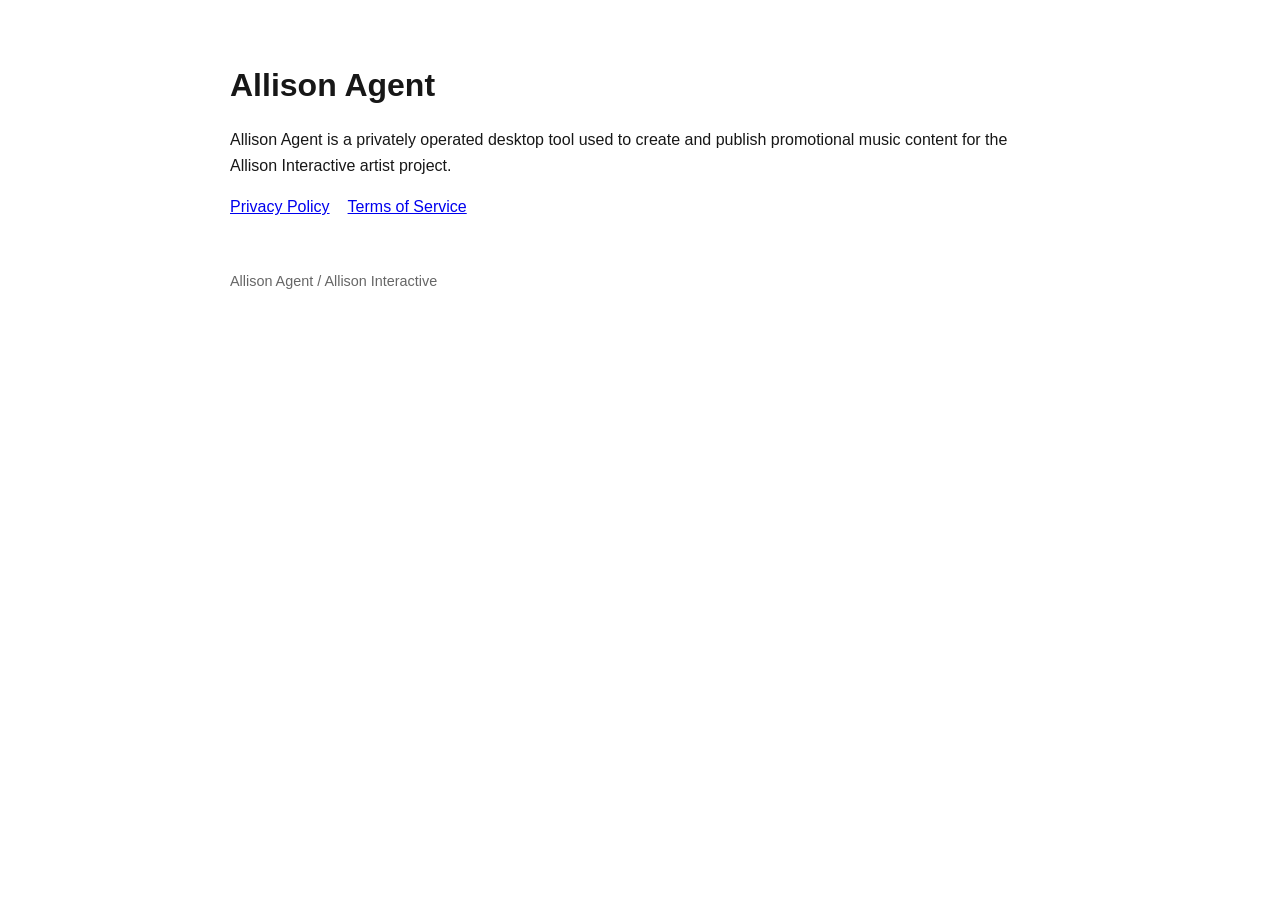
<file: index.html>
<!doctype html><html lang="en"><head><meta charset="utf-8"><meta name="viewport" content="width=device-width,initial-scale=1"><title>Allison Agent</title><link rel="stylesheet" href="style.css"></head><body><h1>Allison Agent</h1><p>Allison Agent is a privately operated desktop tool used to create and publish promotional music content for the Allison Interactive artist project.</p><nav><a href="privacy.html">Privacy Policy</a><a href="terms.html">Terms of Service</a></nav><footer>Allison Agent / Allison Interactive</footer></body></html>
</file>
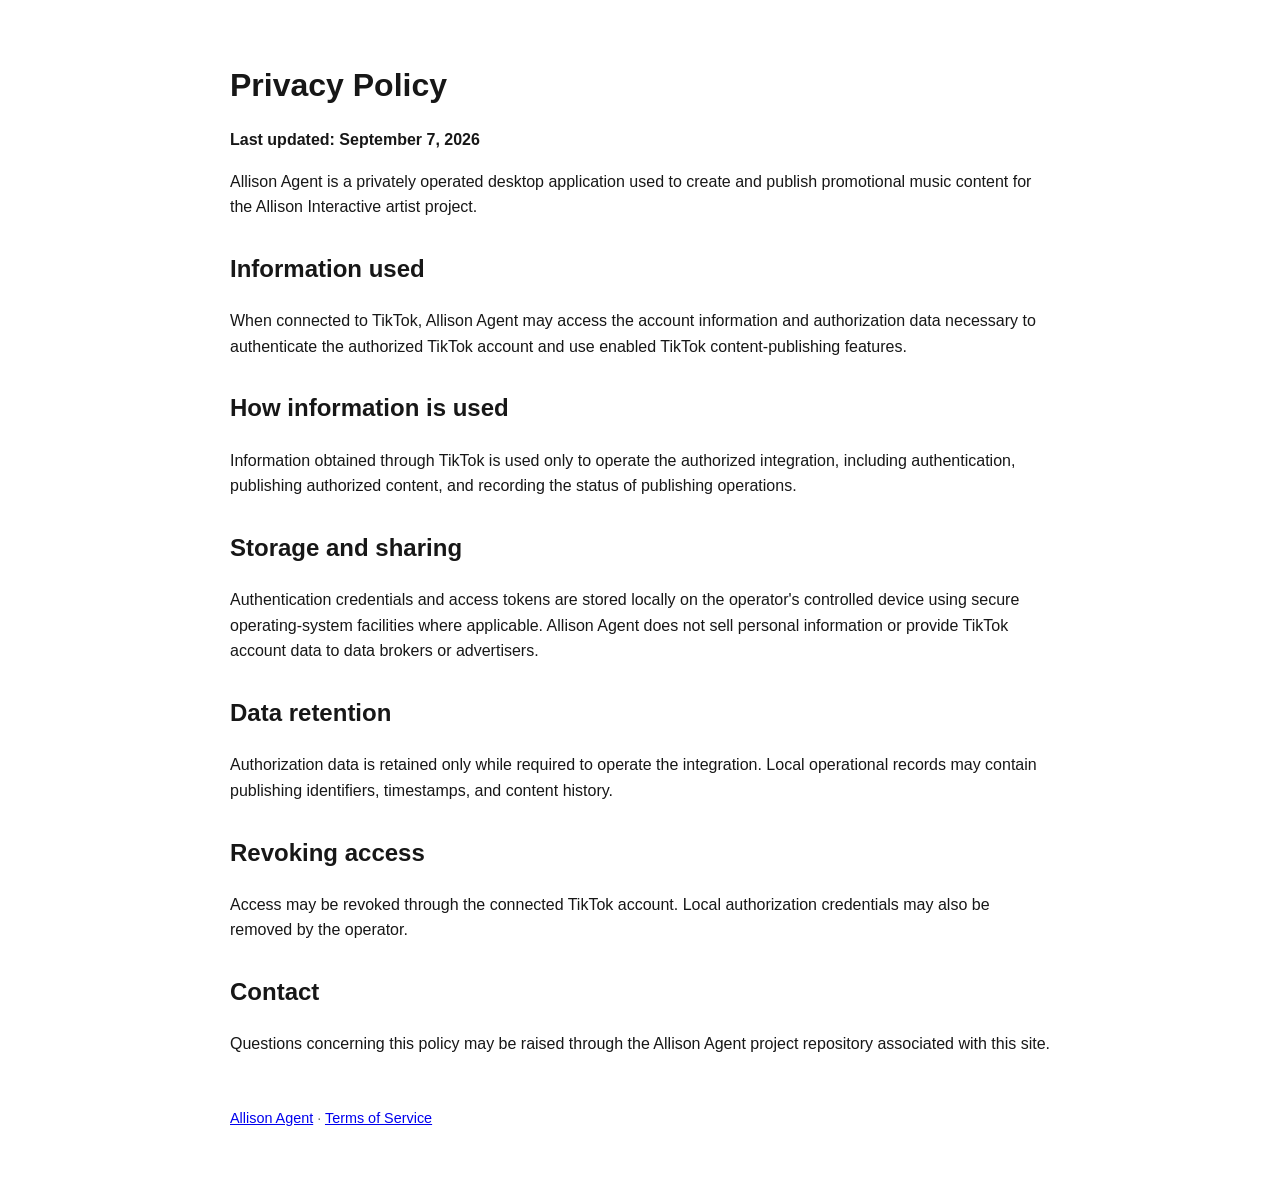
<file: privacy.html>
<!doctype html><html lang="en"><head><meta charset="utf-8"><meta name="viewport" content="width=device-width,initial-scale=1"><title>Privacy Policy — Allison Agent</title><link rel="stylesheet" href="style.css"></head><body><h1>Privacy Policy</h1><p><strong>Last updated: September 7, 2026</strong></p><p>Allison Agent is a privately operated desktop application used to create and publish promotional music content for the Allison Interactive artist project.</p><h2>Information used</h2><p>When connected to TikTok, Allison Agent may access the account information and authorization data necessary to authenticate the authorized TikTok account and use enabled TikTok content-publishing features.</p><h2>How information is used</h2><p>Information obtained through TikTok is used only to operate the authorized integration, including authentication, publishing authorized content, and recording the status of publishing operations.</p><h2>Storage and sharing</h2><p>Authentication credentials and access tokens are stored locally on the operator's controlled device using secure operating-system facilities where applicable. Allison Agent does not sell personal information or provide TikTok account data to data brokers or advertisers.</p><h2>Data retention</h2><p>Authorization data is retained only while required to operate the integration. Local operational records may contain publishing identifiers, timestamps, and content history.</p><h2>Revoking access</h2><p>Access may be revoked through the connected TikTok account. Local authorization credentials may also be removed by the operator.</p><h2>Contact</h2><p>Questions concerning this policy may be raised through the Allison Agent project repository associated with this site.</p><footer><a href="index.html">Allison Agent</a> · <a href="terms.html">Terms of Service</a></footer></body></html>
</file>
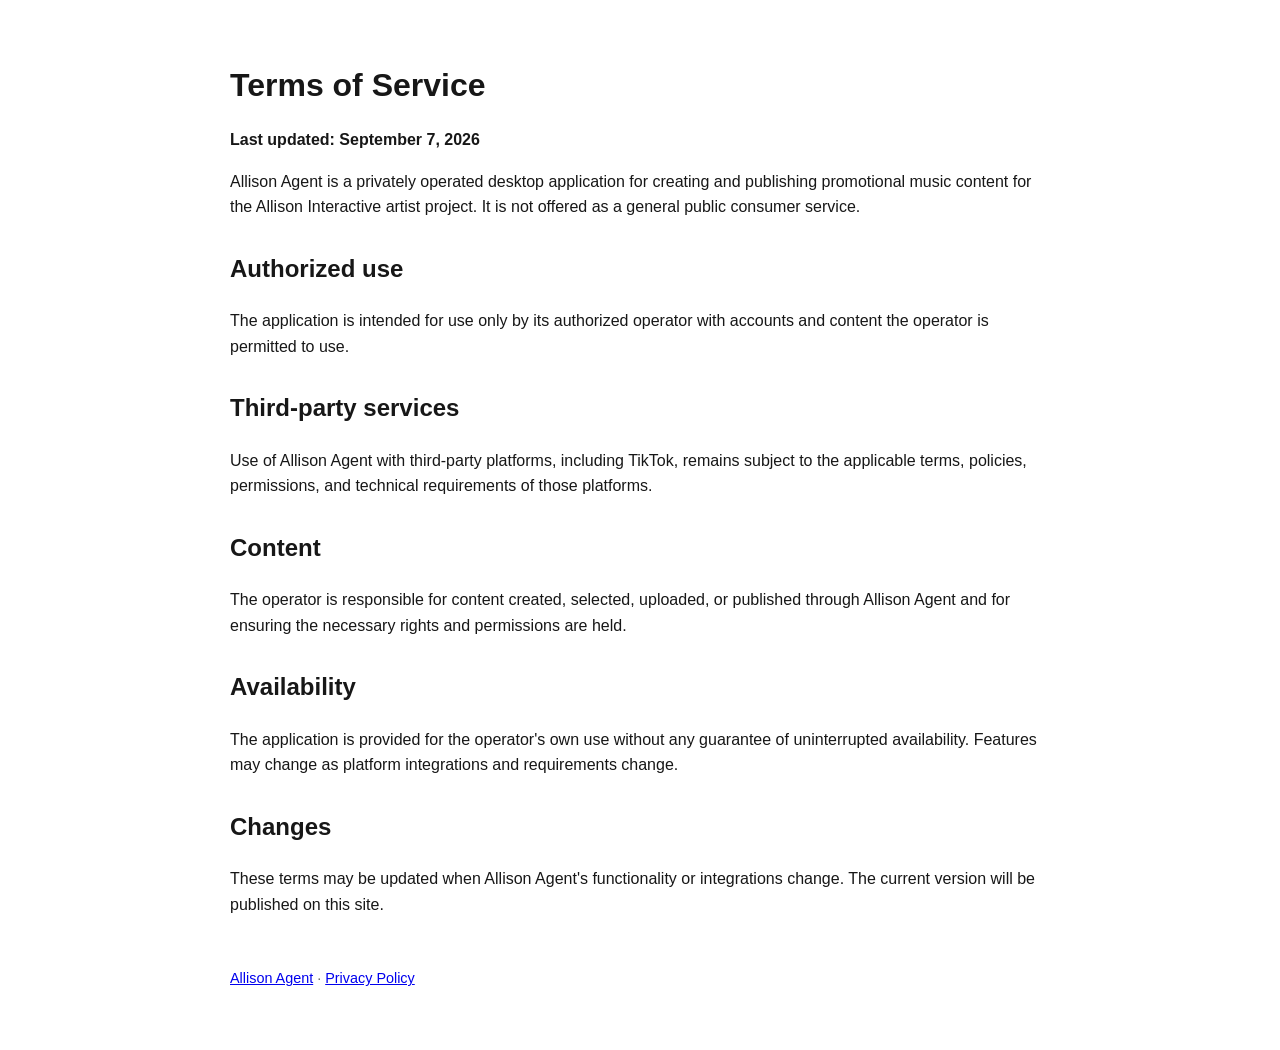
<file: terms.html>
<!doctype html><html lang="en"><head><meta charset="utf-8"><meta name="viewport" content="width=device-width,initial-scale=1"><title>Terms of Service — Allison Agent</title><link rel="stylesheet" href="style.css"></head><body><h1>Terms of Service</h1><p><strong>Last updated: September 7, 2026</strong></p><p>Allison Agent is a privately operated desktop application for creating and publishing promotional music content for the Allison Interactive artist project. It is not offered as a general public consumer service.</p><h2>Authorized use</h2><p>The application is intended for use only by its authorized operator with accounts and content the operator is permitted to use.</p><h2>Third-party services</h2><p>Use of Allison Agent with third-party platforms, including TikTok, remains subject to the applicable terms, policies, permissions, and technical requirements of those platforms.</p><h2>Content</h2><p>The operator is responsible for content created, selected, uploaded, or published through Allison Agent and for ensuring the necessary rights and permissions are held.</p><h2>Availability</h2><p>The application is provided for the operator's own use without any guarantee of uninterrupted availability. Features may change as platform integrations and requirements change.</p><h2>Changes</h2><p>These terms may be updated when Allison Agent's functionality or integrations change. The current version will be published on this site.</p><footer><a href="index.html">Allison Agent</a> · <a href="privacy.html">Privacy Policy</a></footer></body></html>
</file>
<file: style.css>
body{font-family:-apple-system,BlinkMacSystemFont,"Segoe UI",sans-serif;max-width:820px;margin:60px auto;padding:0 24px;line-height:1.6;color:#171717}h1{margin-bottom:4px}h2{margin-top:30px}nav a{margin-right:18px}footer{margin-top:50px;color:#666;font-size:.9em}
</file>
